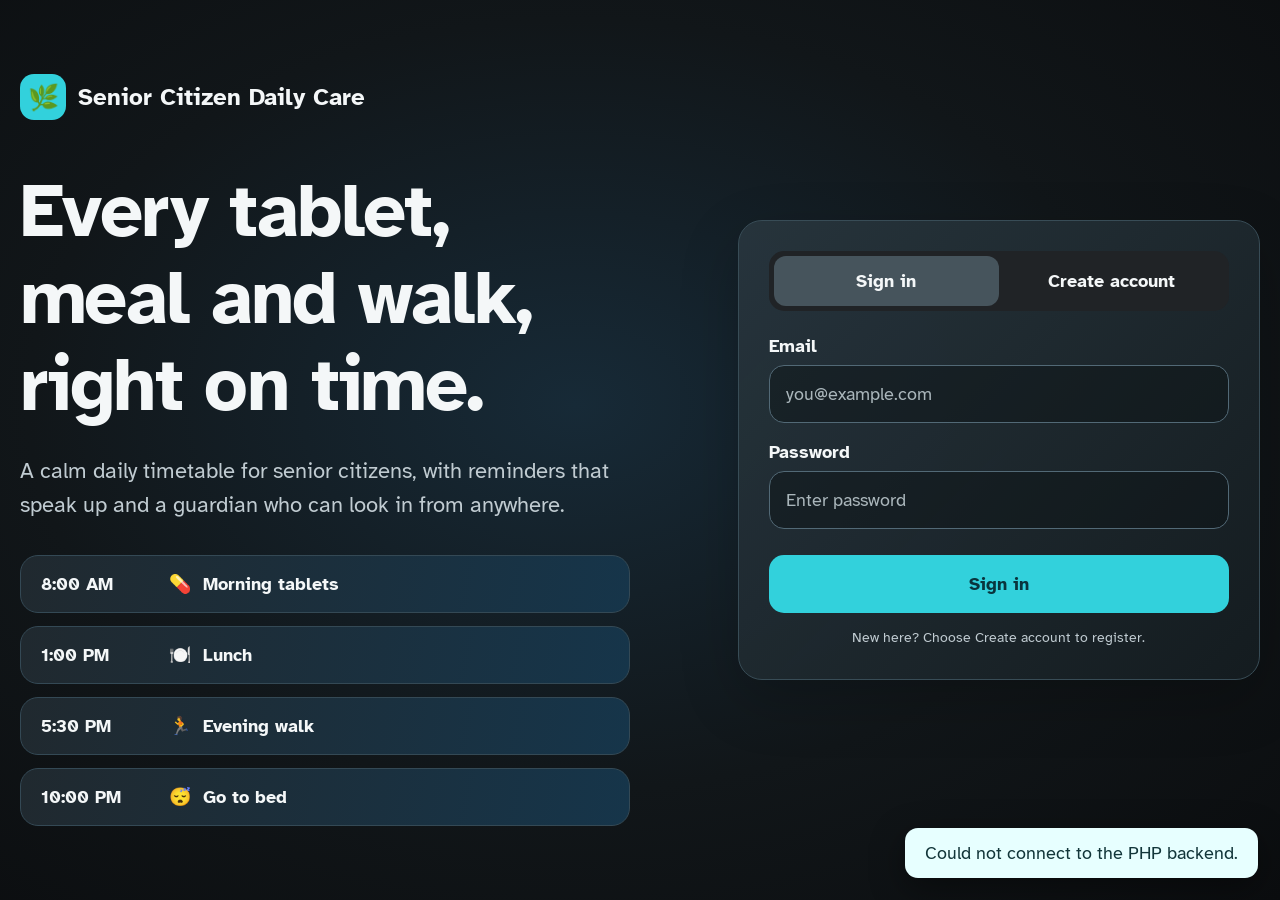
<file: senior_care_app/index.html>
<!DOCTYPE html>
<html lang="en">
<head>
  <meta charset="UTF-8">
  <meta name="viewport" content="width=device-width, initial-scale=1.0">
  <title>Senior Citizen Daily Care</title>

  <link rel="preconnect" href="https://fonts.googleapis.com">
  <link href="https://fonts.googleapis.com/css2?family=Atkinson+Hyperlegible:wght@400;700&display=swap" rel="stylesheet">

  <link rel="stylesheet" href="style.css">
</head>
<body>

  <div id="app"></div>
  <div id="toast" class="toast" role="status" aria-live="polite"></div>
  <div id="alert" class="alert" role="alertdialog" aria-live="assertive" hidden></div>

  <script src="script.js"></script>
</body>
</html>
</file>
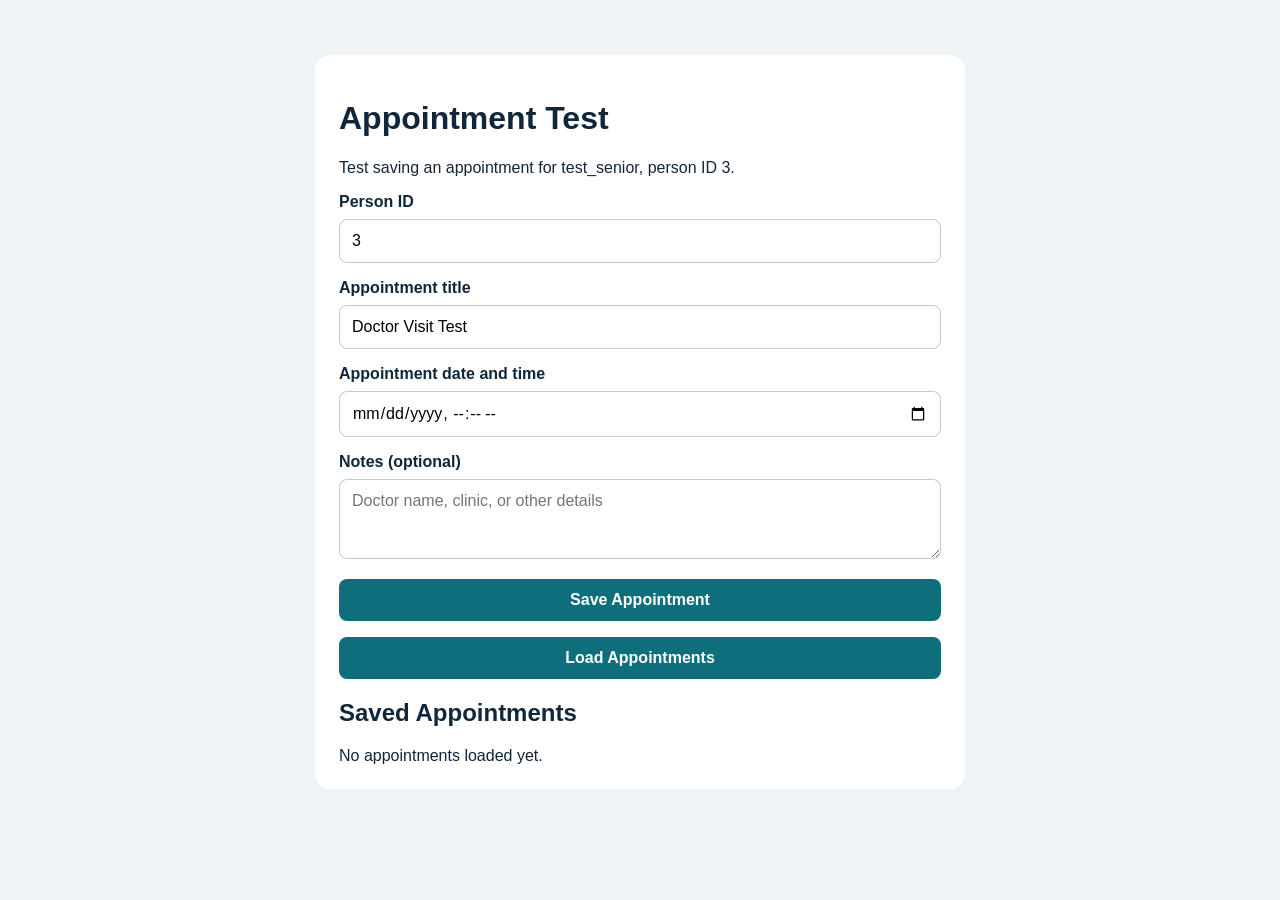
<file: senior_care_app/test_appointments.html>
<!DOCTYPE html>
<html lang="en">
<head>
  <meta charset="UTF-8">
  <meta name="viewport" content="width=device-width, initial-scale=1">
  <title>Test Appointments - Senior Care</title>
  <style>
    body {
      max-width: 650px;
      margin: 35px auto;
      padding: 20px;
      font-family: Arial, sans-serif;
      background: #eef3f6;
      color: #10263a;
    }

    main {
      padding: 24px;
      background: white;
      border-radius: 16px;
    }

    label {
      display: block;
      margin: 16px 0 8px;
      font-weight: bold;
    }

    input, textarea, button {
      box-sizing: border-box;
      width: 100%;
      padding: 12px;
      font: inherit;
      border-radius: 8px;
    }

    input, textarea {
      border: 1px solid #bdcbd4;
    }

    button {
      margin-top: 16px;
      border: none;
      background: #0f6e7c;
      color: white;
      font-weight: bold;
      cursor: pointer;
    }

    #result {
      margin-top: 18px;
      white-space: pre-wrap;
      overflow-wrap: anywhere;
    }

    .appointment {
      margin-top: 12px;
      padding: 12px;
      border: 1px solid #d5e0e8;
      border-radius: 8px;
    }
  </style>
</head>
<body>
<main>
  <h1>Appointment Test</h1>
  <p>Test saving an appointment for test_senior, person ID 3.</p>

  <form id="appointmentForm">
    <label for="personId">Person ID</label>
    <input id="personId" type="number" value="3" min="1" required>

    <label for="title">Appointment title</label>
    <input id="title" maxlength="150" value="Doctor Visit Test" required>

    <label for="appointmentDate">Appointment date and time</label>
    <input id="appointmentDate" type="datetime-local" required>

    <label for="notes">Notes (optional)</label>
    <textarea id="notes" rows="3" maxlength="5000"
      placeholder="Doctor name, clinic, or other details"></textarea>

    <button id="saveButton" type="submit">Save Appointment</button>
  </form>

  <button id="loadButton" type="button">Load Appointments</button>

  <p id="result" role="status" aria-live="polite"></p>

  <h2>Saved Appointments</h2>
  <div id="appointmentsList">No appointments loaded yet.</div>
</main>

<script>
  const form = document.getElementById("appointmentForm");
  const saveButton = document.getElementById("saveButton");
  const loadButton = document.getElementById("loadButton");
  const result = document.getElementById("result");
  const appointmentsList = document.getElementById("appointmentsList");

  async function requestApi(method, personId, body) {
    const options = {
      method,
      credentials: "same-origin",
      headers: { "Accept": "application/json" }
    };

    if (body !== undefined) {
      options.headers["Content-Type"] = "application/json";
      options.body = JSON.stringify(body);
    }

    const response = await fetch(
      "api/appointments.php?person_id=" +
        encodeURIComponent(personId),
      options
    );

    const text = await response.text();
    let data;

    try {
      data = JSON.parse(text);
    } catch {
      throw new Error(
        "Unexpected server response (HTTP " + response.status +
        "): " + text.slice(0, 300)
      );
    }

    if (!response.ok || !data.success) {
      throw new Error(data.message || "Request failed.");
    }

    return data;
  }

  async function loadAppointments() {
    const personId = Number(
      document.getElementById("personId").value
    );

    const data = await requestApi("GET", personId);

    appointmentsList.replaceChildren();

    if (data.appointments.length === 0) {
      appointmentsList.textContent = "No appointments saved yet.";
      return;
    }

    data.appointments.forEach(item => {
      const card = document.createElement("div");
      card.className = "appointment";

      const title = document.createElement("strong");
      title.textContent = item.title;

      const details = document.createElement("p");
      details.textContent =
        "Date and time: " + item.appointment_datetime +
        "\nNotes: " + (item.notes || "None") +
        "\nAppointment ID: " + item.id;

      card.append(title, details);
      appointmentsList.appendChild(card);
    });
  }

  form.addEventListener("submit", async event => {
    event.preventDefault();
    saveButton.disabled = true;
    result.textContent = "Saving appointment...";

    try {
      const personId = Number(
        document.getElementById("personId").value
      );

      const data = await requestApi("POST", personId, {
        person_id: personId,
        title: document.getElementById("title").value.trim(),
        appointment_datetime:
          document.getElementById("appointmentDate").value,
        notes: document.getElementById("notes").value.trim()
      });

      result.textContent =
        data.message + "\nAppointment ID: " + data.appointment.id;

      await loadAppointments();

    } catch (error) {
      result.textContent = "Error: " + error.message;

    } finally {
      saveButton.disabled = false;
    }
  });

  loadButton.addEventListener("click", async () => {
    loadButton.disabled = true;

    try {
      await loadAppointments();
      result.textContent = "Appointments loaded successfully.";
    } catch (error) {
      result.textContent = "Error: " + error.message;
    } finally {
      loadButton.disabled = false;
    }
  });
</script>
</body>
</html>
</file>
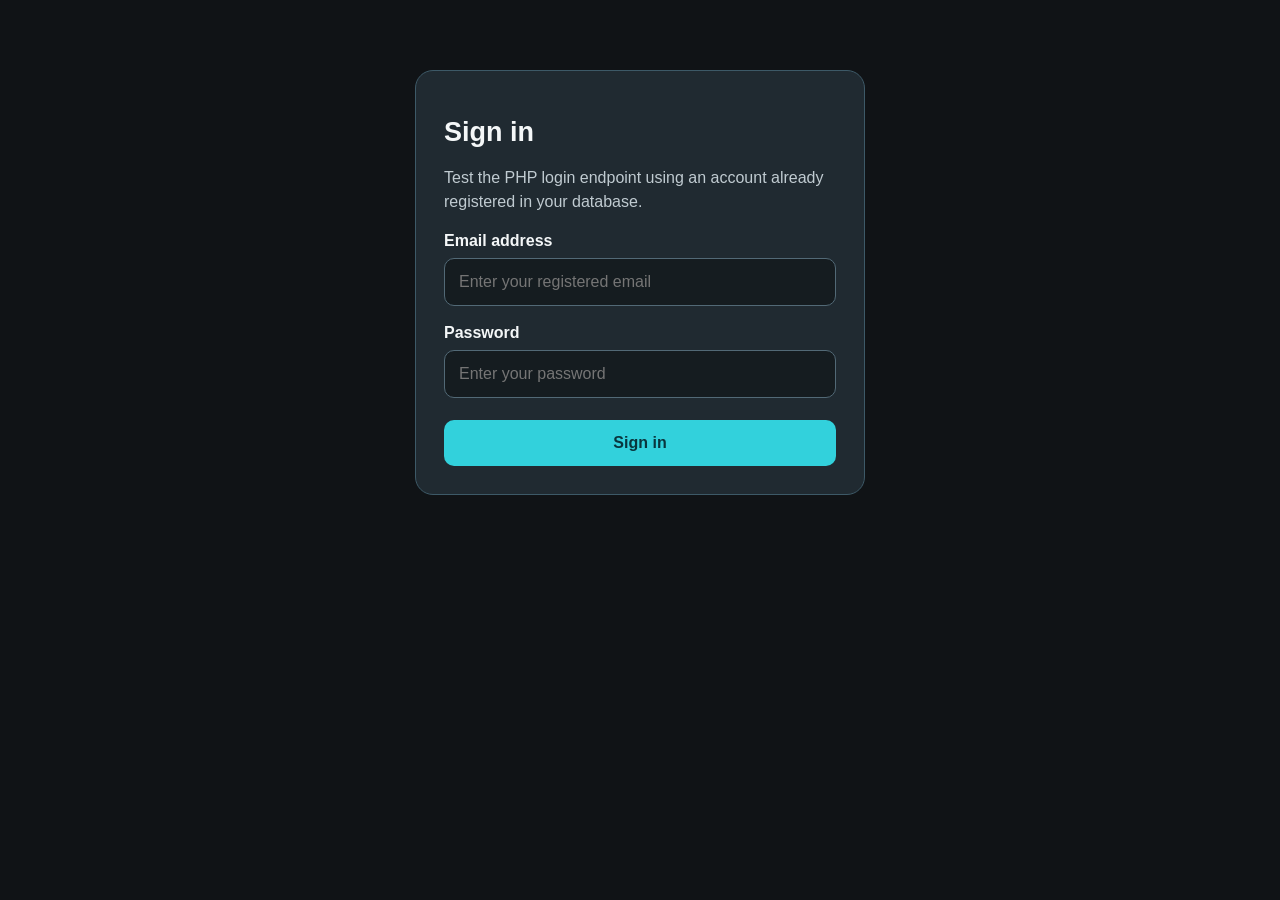
<file: senior_care_app/test_login.html>
<!DOCTYPE html>
<html lang="en">
<head>
  <meta charset="UTF-8">
  <meta name="viewport" content="width=device-width, initial-scale=1.0">
  <title>Test Login - Senior Care</title>

  <style>
    * {
      box-sizing: border-box;
    }

    body {
      margin: 0;
      padding: 30px 16px;
      min-height: 100vh;
      background: #101316;
      color: #f4f7f8;
      font-family: Arial, sans-serif;
    }

    .container {
      max-width: 450px;
      margin: 40px auto;
      padding: 28px;
      background: #202a31;
      border: 1px solid #3d5967;
      border-radius: 18px;
    }

    h1 {
      font-size: 27px;
    }

    p {
      color: #c0cbd1;
      line-height: 1.5;
    }

    label {
      display: block;
      margin: 18px 0 8px;
      font-weight: bold;
    }

    input,
    button {
      width: 100%;
      padding: 14px;
      border-radius: 10px;
      font-size: 16px;
    }

    input {
      border: 1px solid #526976;
      background: #151c20;
      color: white;
    }

    button {
      margin-top: 22px;
      border: none;
      background: #32d1dc;
      color: #09353d;
      font-weight: bold;
      cursor: pointer;
    }

    button:disabled {
      opacity: 0.6;
      cursor: wait;
    }

    #result {
      display: none;
      margin-top: 20px;
      padding: 14px;
      border-radius: 10px;
      overflow-wrap: anywhere;
      white-space: pre-wrap;
    }

    .success {
      display: block !important;
      background: #163b2d;
      color: #9af0bf;
    }

    .error {
      display: block !important;
      background: #482626;
      color: #ffb5b5;
    }
  </style>
</head>

<body>
  <main class="container">
    <h1>Sign in</h1>

    <p>
      Test the PHP login endpoint using an account
      already registered in your database.
    </p>

    <form id="loginForm">
      <label for="email">Email address</label>
      <input
        type="email"
        id="email"
        required
        maxlength="254"
        autocomplete="username"
        placeholder="Enter your registered email">

      <label for="password">Password</label>
      <input
        type="password"
        id="password"
        required
        maxlength="4096"
        autocomplete="current-password"
        placeholder="Enter your password">

      <button type="submit" id="loginButton">
        Sign in
      </button>
    </form>

    <div id="result" role="status" aria-live="polite"></div>
  </main>

  <script>
    const form = document.getElementById("loginForm");
    const button = document.getElementById("loginButton");
    const result = document.getElementById("result");

    form.addEventListener("submit", async function (event) {
      event.preventDefault();

      button.disabled = true;
      button.textContent = "Signing in...";

      result.className = "";
      result.style.display = "none";
      result.textContent = "";

      const payload = {
        email: document.getElementById("email").value.trim(),
        password: document.getElementById("password").value
      };

      try {
        const response = await fetch("api/login.php", {
          method: "POST",
          credentials: "same-origin",
          headers: {
            "Content-Type": "application/json",
            "Accept": "application/json"
          },
          body: JSON.stringify(payload)
        });

        const responseText = await response.text();
        let data;

        try {
          data = JSON.parse(responseText);
        } catch {
          throw new Error(
            "The server did not return valid JSON. HTTP status: " +
            response.status + ". Response: " +
            responseText.slice(0, 300)
          );
        }

        if (!response.ok || !data.success) {
          throw new Error(
            data.message || "Login failed."
          );
        }

        result.className = "success";
        result.textContent =
          "Login successful!\n\n" +
          "Name: " + data.user.name + "\n" +
          "Email: " + data.user.email + "\n" +
          "Role: " + data.user.role + "\n\n" +
          "The server has created an authenticated session.";

      } catch (error) {
        result.className = "error";
        result.textContent = "Error: " + error.message;

      } finally {
        button.disabled = false;
        button.textContent = "Sign in";
      }
    });
  </script>
</body>
</html>
</file>
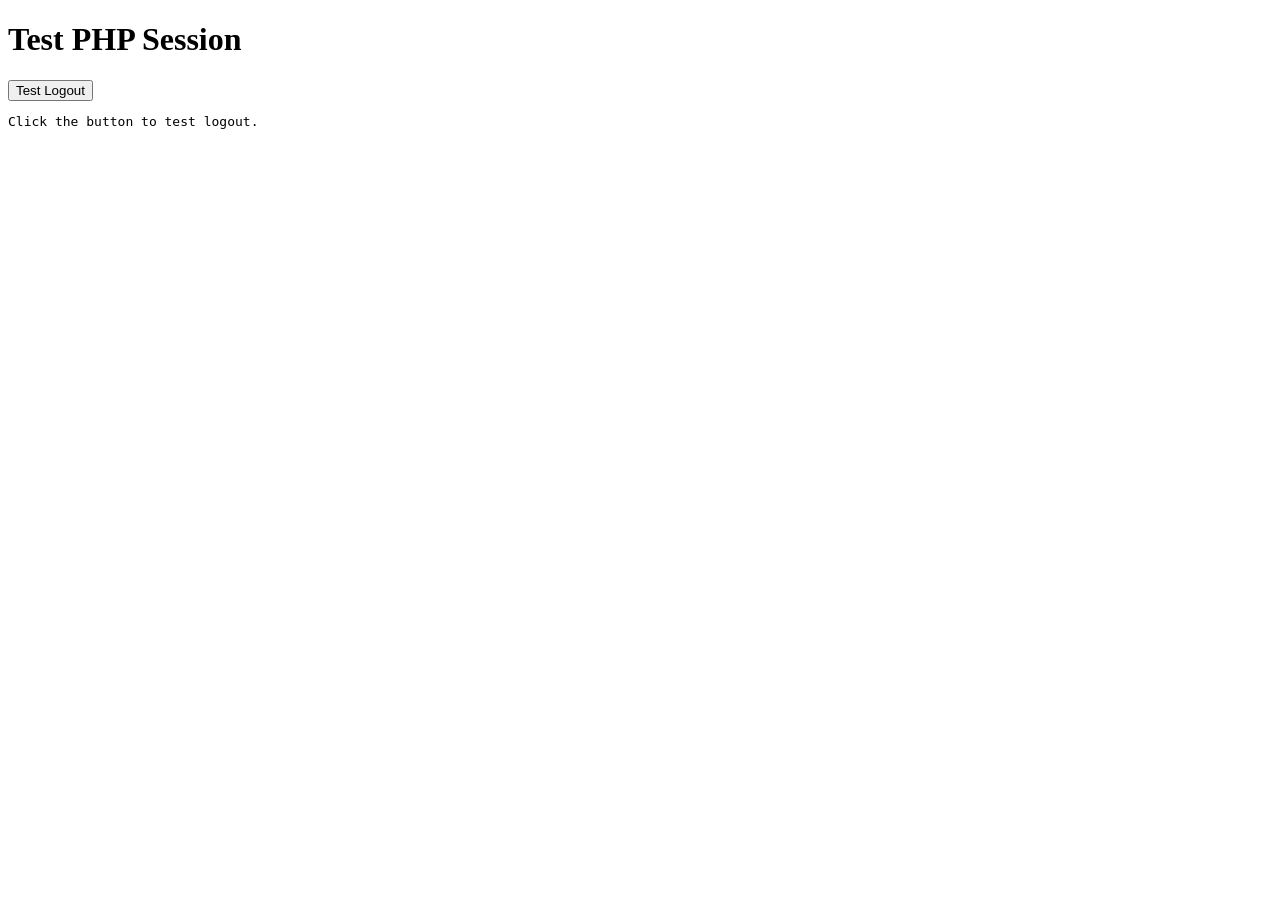
<file: senior_care_app/test_logout.html>
<!DOCTYPE html>
<html lang="en">
<head>
  <meta charset="UTF-8">
  <meta name="viewport" content="width=device-width, initial-scale=1">
  <title>Test PHP Logout</title>
</head>
<body>
  <h1>Test PHP Session</h1>

  <button id="logoutButton">Test Logout</button>

  <pre id="result">Click the button to test logout.</pre>

  <script>
    const button = document.getElementById("logoutButton");
    const result = document.getElementById("result");

    button.addEventListener("click", async () => {
      button.disabled = true;
      result.textContent = "Testing logout...";

      try {
        const logoutResponse = await fetch("api/logout.php", {
          method: "POST",
          credentials: "same-origin",
          headers: {
            "Accept": "application/json"
          }
        });

        const logoutText = await logoutResponse.text();

        result.textContent =
          "Logout HTTP status: " + logoutResponse.status +
          "\nResponse: " + logoutText;

        if (!logoutResponse.ok) {
          return;
        }

        const meResponse = await fetch("api/me.php", {
          credentials: "same-origin",
          headers: {
            "Accept": "application/json"
          }
        });

        const meText = await meResponse.text();

        result.textContent +=
          "\n\nSession check HTTP status: " + meResponse.status +
          "\nResponse: " + meText;

      } catch (error) {
        result.textContent = "Error: " + error.message;
      } finally {
        button.disabled = false;
      }
    });
  </script>
</body>
</html>
</file>
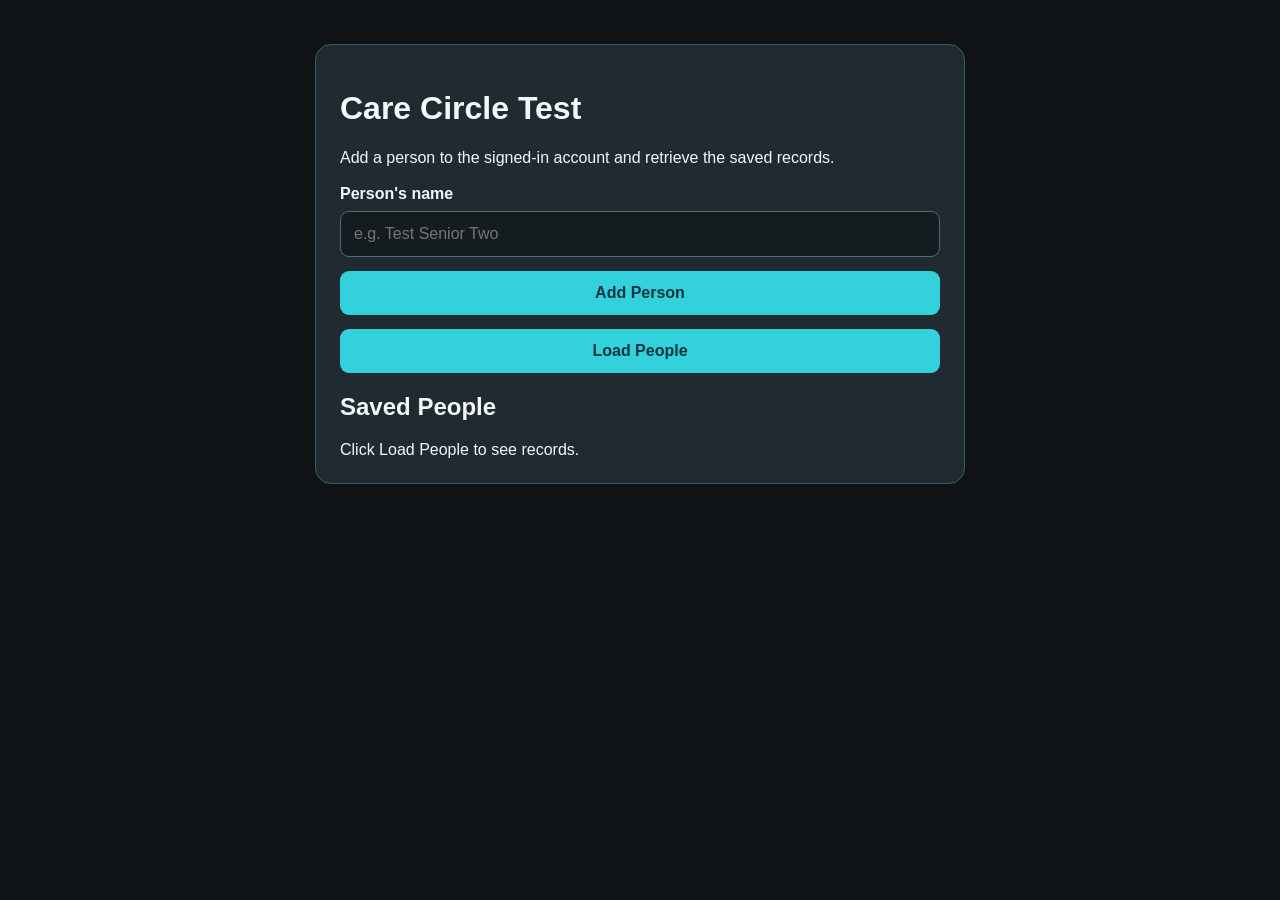
<file: senior_care_app/test_people.html>
<!DOCTYPE html>
<html lang="en">
<head>
  <meta charset="UTF-8">
  <meta name="viewport" content="width=device-width, initial-scale=1">
  <title>Test People API - Senior Care</title>

  <style>
    body {
      margin: 0;
      padding: 24px;
      background: #101316;
      color: #f4f7f8;
      font-family: Arial, sans-serif;
    }

    main {
      max-width: 600px;
      margin: 20px auto;
      padding: 24px;
      background: #202a31;
      border: 1px solid #3d5967;
      border-radius: 16px;
    }

    label {
      display: block;
      margin: 18px 0 8px;
      font-weight: bold;
    }

    input, button {
      width: 100%;
      padding: 13px;
      border-radius: 9px;
      font-size: 16px;
      box-sizing: border-box;
    }

    input {
      background: #151c20;
      color: white;
      border: 1px solid #526976;
    }

    button {
      margin-top: 14px;
      border: 0;
      background: #32d1dc;
      color: #09353d;
      font-weight: bold;
      cursor: pointer;
    }

    #result {
      margin-top: 18px;
      white-space: pre-wrap;
      overflow-wrap: anywhere;
    }

    .person {
      margin-top: 12px;
      padding: 12px;
      background: #18242b;
      border-radius: 9px;
    }
  </style>
</head>
<body>
<main>
  <h1>Care Circle Test</h1>
  <p>Add a person to the signed-in account and retrieve the saved records.</p>

  <form id="personForm">
    <label for="name">Person's name</label>
    <input id="name" name="name" required minlength="2"
           maxlength="100" placeholder="e.g. Test Senior Two">

    <button id="addButton" type="submit">Add Person</button>
  </form>

  <button id="loadButton" type="button">Load People</button>

  <p id="result" role="status" aria-live="polite"></p>
  <section>
    <h2>Saved People</h2>
    <div id="peopleList">Click Load People to see records.</div>
  </section>
</main>

<script>
  const form = document.getElementById("personForm");
  const nameInput = document.getElementById("name");
  const result = document.getElementById("result");
  const peopleList = document.getElementById("peopleList");
  const addButton = document.getElementById("addButton");
  const loadButton = document.getElementById("loadButton");

  async function requestApi(method, body) {
    const options = {
      method,
      credentials: "same-origin",
      headers: { "Accept": "application/json" }
    };

    if (body !== undefined) {
      options.headers["Content-Type"] = "application/json";
      options.body = JSON.stringify(body);
    }

    const response = await fetch("api/people.php", options);
    const text = await response.text();

    let data;
    try {
      data = JSON.parse(text);
    } catch {
      throw new Error(
        "Server returned a non-JSON response. HTTP " +
        response.status + ": " + text.slice(0, 300)
      );
    }

    if (!response.ok || !data.success) {
      throw new Error(data.message || "Request failed.");
    }

    return data;
  }

  function showMessage(message) {
    result.textContent = message;
  }

  async function loadPeople() {
    loadButton.disabled = true;

    try {
      const data = await requestApi("GET");
      peopleList.replaceChildren();

      if (data.people.length === 0) {
        peopleList.textContent = "No people have been added yet.";
      } else {
        data.people.forEach(person => {
          const item = document.createElement("div");
          item.className = "person";

          // textContent safely displays the name.
          item.textContent =
            person.name + " — Person ID: " + person.id;

          peopleList.appendChild(item);
        });
      }

      showMessage("People loaded successfully. Count: " + data.people.length);
    } catch (error) {
      showMessage("Error: " + error.message);
    } finally {
      loadButton.disabled = false;
    }
  }

  form.addEventListener("submit", async event => {
    event.preventDefault();
    addButton.disabled = true;

    try {
      const name = nameInput.value.trim();
      const data = await requestApi("POST", { name });

      showMessage(
        data.message + "\nPerson ID: " + data.person.id
      );

      nameInput.value = "";
      await loadPeople();
    } catch (error) {
      showMessage("Error: " + error.message);
    } finally {
      addButton.disabled = false;
    }
  });

  loadButton.addEventListener("click", loadPeople);
</script>
</body>
</html>
</file>
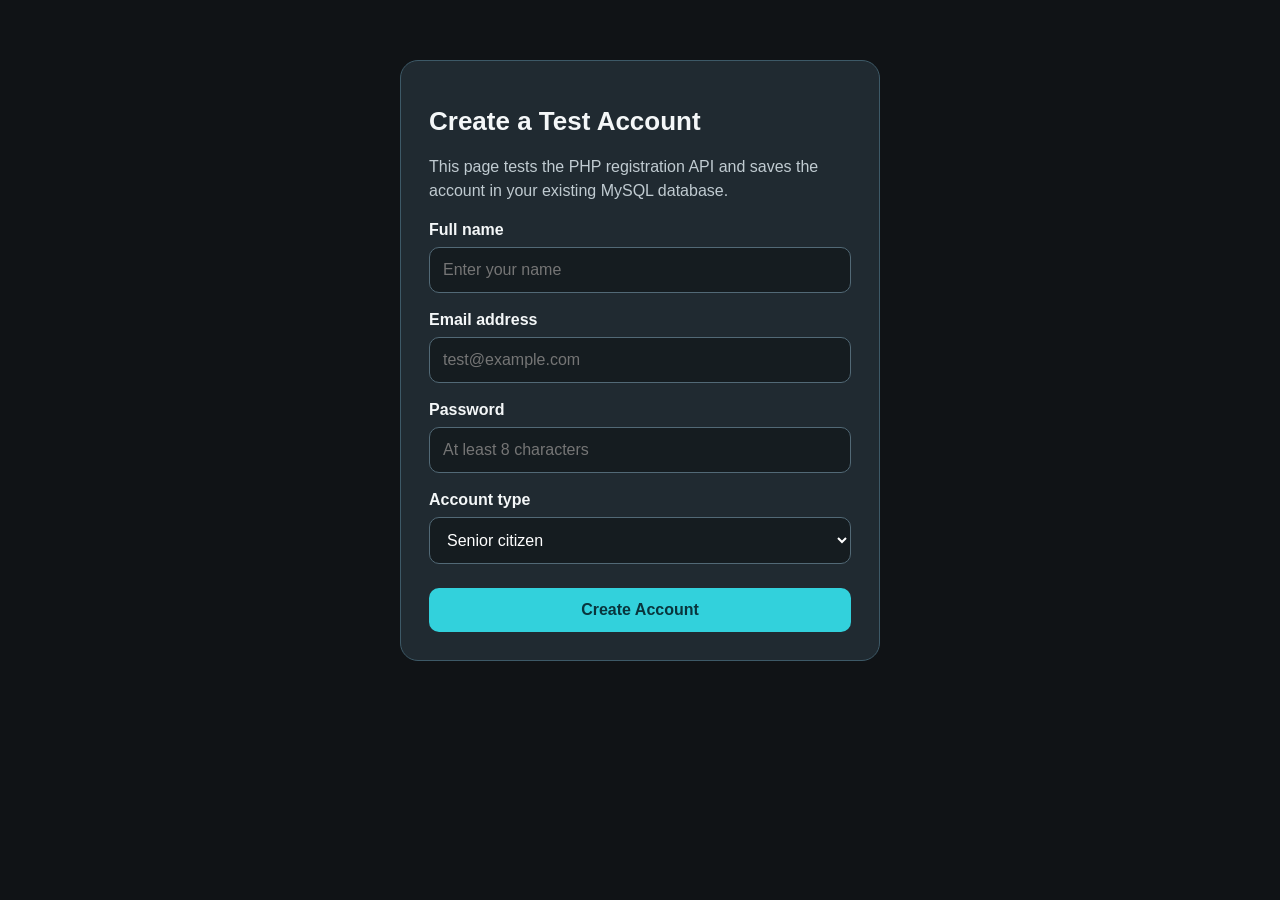
<file: senior_care_app/test_register.html>
<!DOCTYPE html>
<html lang="en">
<head>
  <meta charset="UTF-8">
  <meta name="viewport" content="width=device-width, initial-scale=1.0">

  <title>Test Registration - Senior Care</title>

  <style>
    * {
      box-sizing: border-box;
    }

    body {
      margin: 0;
      padding: 30px 16px;
      min-height: 100vh;
      background: #101316;
      color: #f4f7f8;
      font-family: Arial, sans-serif;
    }

    .container {
      max-width: 480px;
      margin: 30px auto;
      padding: 28px;
      background: #202a31;
      border: 1px solid #3d5967;
      border-radius: 18px;
    }

    h1 {
      font-size: 26px;
    }

    p {
      color: #c0cbd1;
      line-height: 1.5;
    }

    label {
      display: block;
      margin: 18px 0 8px;
      font-weight: bold;
    }

    input,
    select,
    button {
      width: 100%;
      padding: 13px;
      border-radius: 10px;
      font-size: 16px;
    }

    input,
    select {
      border: 1px solid #526976;
      background: #151c20;
      color: white;
    }

    button {
      margin-top: 24px;
      border: none;
      background: #32d1dc;
      color: #09353d;
      font-weight: bold;
      cursor: pointer;
    }

    button:disabled {
      opacity: 0.6;
      cursor: wait;
    }

    #result {
      margin-top: 20px;
      padding: 14px;
      border-radius: 10px;
      overflow-wrap: anywhere;
      white-space: pre-wrap;
      display: none;
    }

    .success {
      display: block !important;
      background: #163b2d;
      color: #9af0bf;
    }

    .error {
      display: block !important;
      background: #482626;
      color: #ffb5b5;
    }
  </style>
</head>

<body>

  <div class="container">

    <h1>Create a Test Account</h1>

    <p>
      This page tests the PHP registration API and saves the
      account in your existing MySQL database.
    </p>

    <form id="registerForm">

      <label for="name">Full name</label>
      <input
        type="text"
        id="name"
        name="name"
        minlength="2"
        maxlength="100"
        required
        autocomplete="name"
        placeholder="Enter your name">

      <label for="email">Email address</label>
      <input
        type="email"
        id="email"
        name="email"
        maxlength="254"
        required
        autocomplete="email"
        placeholder="test@example.com">

      <label for="password">Password</label>
      <input
        type="password"
        id="password"
        name="password"
        minlength="8"
        maxlength="4096"
        required
        autocomplete="new-password"
        placeholder="At least 8 characters">

      <label for="role">Account type</label>
      <select id="role" name="role" required>
        <option value="senior">Senior citizen</option>
        <option value="guardian">Guardian</option>
      </select>

      <button type="submit" id="submitButton">
        Create Account
      </button>

    </form>

    <div id="result" role="status" aria-live="polite"></div>

  </div>

  <script>
    const form = document.getElementById("registerForm");
    const button = document.getElementById("submitButton");
    const result = document.getElementById("result");

    form.addEventListener("submit", async function (event) {
      event.preventDefault();

      button.disabled = true;
      button.textContent = "Creating account...";

      result.className = "";
      result.style.display = "none";
      result.textContent = "";

      const payload = {
        name: document.getElementById("name").value.trim(),
        email: document.getElementById("email").value.trim(),
        password: document.getElementById("password").value,
        role: document.getElementById("role").value
      };

      try {
        const response = await fetch("api/register.php", {
          method: "POST",
          credentials: "same-origin",
          headers: {
            "Content-Type": "application/json",
            "Accept": "application/json"
          },
          body: JSON.stringify(payload)
        });

        const responseText = await response.text();

        let data;

        try {
          data = JSON.parse(responseText);
        } catch {
          throw new Error(
            "The server did not return valid JSON. " +
            "HTTP status: " + response.status +
            ". Response: " + responseText.slice(0, 500)
          );
        }

        if (!response.ok || !data.success) {
          throw new Error(
            data.message || "Registration failed."
          );
        }

        result.className = "success";

        result.textContent =
          "Registration successful!\n\n" +
          "Name: " + data.user.name + "\n" +
          "Email: " + data.user.email + "\n" +
          "Role: " + data.user.role + "\n" +
          "User ID: " + data.user.id;

        form.reset();

      } catch (error) {
        result.className = "error";
        result.textContent = "Error: " + error.message;

      } finally {
        button.disabled = false;
        button.textContent = "Create Account";
      }
    });
  </script>

</body>
</html>
</file>
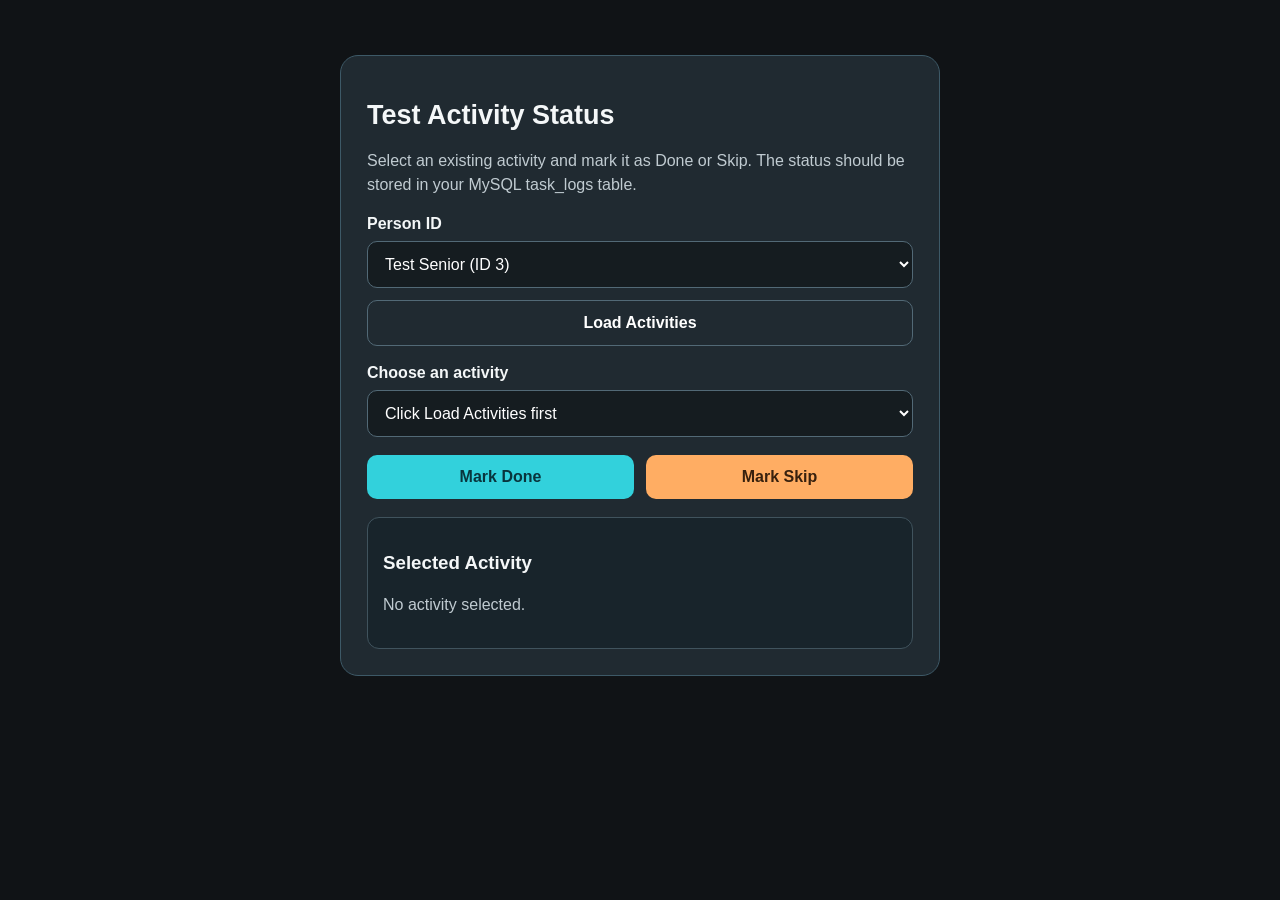
<file: senior_care_app/test_task_status.html>
<!DOCTYPE html>
<html lang="en">
<head>
  <meta charset="UTF-8">
  <meta name="viewport" content="width=device-width, initial-scale=1.0">
  <title>Test Task Status - Senior Care</title>

  <style>
    * {
      box-sizing: border-box;
    }

    body {
      margin: 0;
      padding: 25px 16px;
      background: #101316;
      color: #f4f7f8;
      font-family: Arial, sans-serif;
    }

    .container {
      max-width: 600px;
      margin: 30px auto;
      padding: 26px;
      background: #202a31;
      border: 1px solid #3d5967;
      border-radius: 18px;
    }

    h1 {
      font-size: 27px;
    }

    p {
      color: #c0cbd1;
      line-height: 1.5;
    }

    label {
      display: block;
      margin: 18px 0 8px;
      font-weight: bold;
    }

    select, button {
      width: 100%;
      padding: 13px;
      border-radius: 10px;
      font-size: 16px;
    }

    select {
      color: white;
      background: #151c20;
      border: 1px solid #526976;
    }

    button {
      border: none;
      background: #32d1dc;
      color: #09353d;
      font-weight: bold;
      cursor: pointer;
    }

    button:disabled {
      opacity: .6;
      cursor: wait;
    }

    .actions {
      display: grid;
      grid-template-columns: 1fr 1fr;
      gap: 12px;
      margin-top: 18px;
    }

    .skip {
      background: #ffad63;
      color: #38210e;
    }

    .secondary {
      margin-top: 12px;
      background: transparent;
      border: 1px solid #526976;
      color: white;
    }

    #result {
      display: none;
      padding: 14px;
      margin-top: 20px;
      border-radius: 10px;
      overflow-wrap: anywhere;
      white-space: pre-wrap;
      line-height: 1.5;
    }

    .success {
      display: block !important;
      background: #163b2d;
      color: #9af0bf;
    }

    .error {
      display: block !important;
      background: #482626;
      color: #ffb5b5;
    }

    .task-card {
      padding: 15px;
      margin-top: 18px;
      background: #18242b;
      border: 1px solid #40535d;
      border-radius: 12px;
    }

    .status {
      color: #32d1dc;
      font-weight: bold;
    }
  </style>
</head>

<body>
  <main class="container">
    <h1>Test Activity Status</h1>

    <p>
      Select an existing activity and mark it as Done or Skip.
      The status should be stored in your MySQL task_logs table.
    </p>

    <label for="personId">Person ID</label>
    <select id="personId">
      <option value="3">Test Senior (ID 3)</option>
    </select>

    <button type="button" id="loadButton" class="secondary">
      Load Activities
    </button>

    <label for="taskSelect">Choose an activity</label>
    <select id="taskSelect">
      <option value="">Click Load Activities first</option>
    </select>

    <div class="actions">
      <button type="button" id="doneButton">
        Mark Done
      </button>

      <button type="button" id="skipButton" class="skip">
        Mark Skip
      </button>
    </div>

    <div id="result" role="status" aria-live="polite"></div>

    <div class="task-card">
      <h3>Selected Activity</h3>
      <p id="taskDetails">No activity selected.</p>
    </div>
  </main>

  <script>
    const personId = document.getElementById("personId");
    const taskSelect = document.getElementById("taskSelect");
    const loadButton = document.getElementById("loadButton");
    const doneButton = document.getElementById("doneButton");
    const skipButton = document.getElementById("skipButton");
    const result = document.getElementById("result");
    const taskDetails = document.getElementById("taskDetails");

    let tasks = [];

    function showResult(message, success) {
      result.className = success ? "success" : "error";
      result.textContent = message;
    }

    async function apiRequest(url, options = {}) {
      const response = await fetch(url, {
        credentials: "same-origin",
        ...options,
        headers: {
          "Accept": "application/json",
          ...(options.headers || {})
        }
      });

      const text = await response.text();

      let data;

      try {
        data = JSON.parse(text);
      } catch {
        throw new Error(
          "The server did not return JSON. HTTP " +
          response.status + ": " + text.slice(0, 300)
        );
      }

      if (!response.ok || !data.success) {
        throw new Error(
          data.message || "The request failed."
        );
      }

      return data;
    }

    function updateTaskDetails() {
      const id = Number(taskSelect.value);
      const task = tasks.find(item => Number(item.id) === id);

      if (!task) {
        taskDetails.textContent = "No activity selected.";
        return;
      }

      taskDetails.textContent =
        "Name: " + task.title + "\n" +
        "Time: " + task.task_time + "\n" +
        "Category: " + task.category + "\n" +
        "Today's status: " + (task.today_status || "Pending") + "\n" +
        "Task ID: " + task.id;
    }

    async function loadTasks() {
      loadButton.disabled = true;

      try {
        const data = await apiRequest(
          "api/tasks.php?person_id=" +
          encodeURIComponent(personId.value)
        );

        tasks = data.tasks;

        taskSelect.replaceChildren();

        if (tasks.length === 0) {
          const option = document.createElement("option");
          option.value = "";
          option.textContent = "No activities found";
          taskSelect.appendChild(option);

          taskDetails.textContent = "No activities found.";
          showResult("No activities are saved for this person yet.", true);
          return;
        }

        tasks.forEach(task => {
          const option = document.createElement("option");
          option.value = String(task.id);
          option.textContent =
            task.title + " — " + task.task_time +
            " (ID " + task.id + ")";
          taskSelect.appendChild(option);
        });

        updateTaskDetails();

        showResult(
          "Activities loaded successfully. Count: " + tasks.length,
          true
        );

      } catch (error) {
        showResult("Could not load activities: " + error.message, false);

      } finally {
        loadButton.disabled = false;
      }
    }

    async function saveStatus(status) {
      const taskId = Number(taskSelect.value);

      if (!taskId) {
        showResult("Load and select an activity first.", false);
        return;
      }

      doneButton.disabled = true;
      skipButton.disabled = true;

      try {
        const data = await apiRequest("api/task_status.php", {
          method: "POST",
          headers: {
            "Content-Type": "application/json"
          },
          body: JSON.stringify({
            task_id: taskId,
            status: status
          })
        });

        showResult(
          data.message + "\n" +
          "Task ID: " + data.task_id + "\n" +
          "Status: " + data.status + "\n" +
          "Date: " + data.log_date,
          true
        );

        // Reload from MySQL to verify the status was saved.
        await loadTasks();

      } catch (error) {
        showResult("Could not save status: " + error.message, false);

      } finally {
        doneButton.disabled = false;
        skipButton.disabled = false;
      }
    }

    loadButton.addEventListener("click", loadTasks);
    taskSelect.addEventListener("change", updateTaskDetails);

    doneButton.addEventListener("click", () => saveStatus("done"));
    skipButton.addEventListener("click", () => saveStatus("skip"));
  </script>
</body>
</html>
</file>
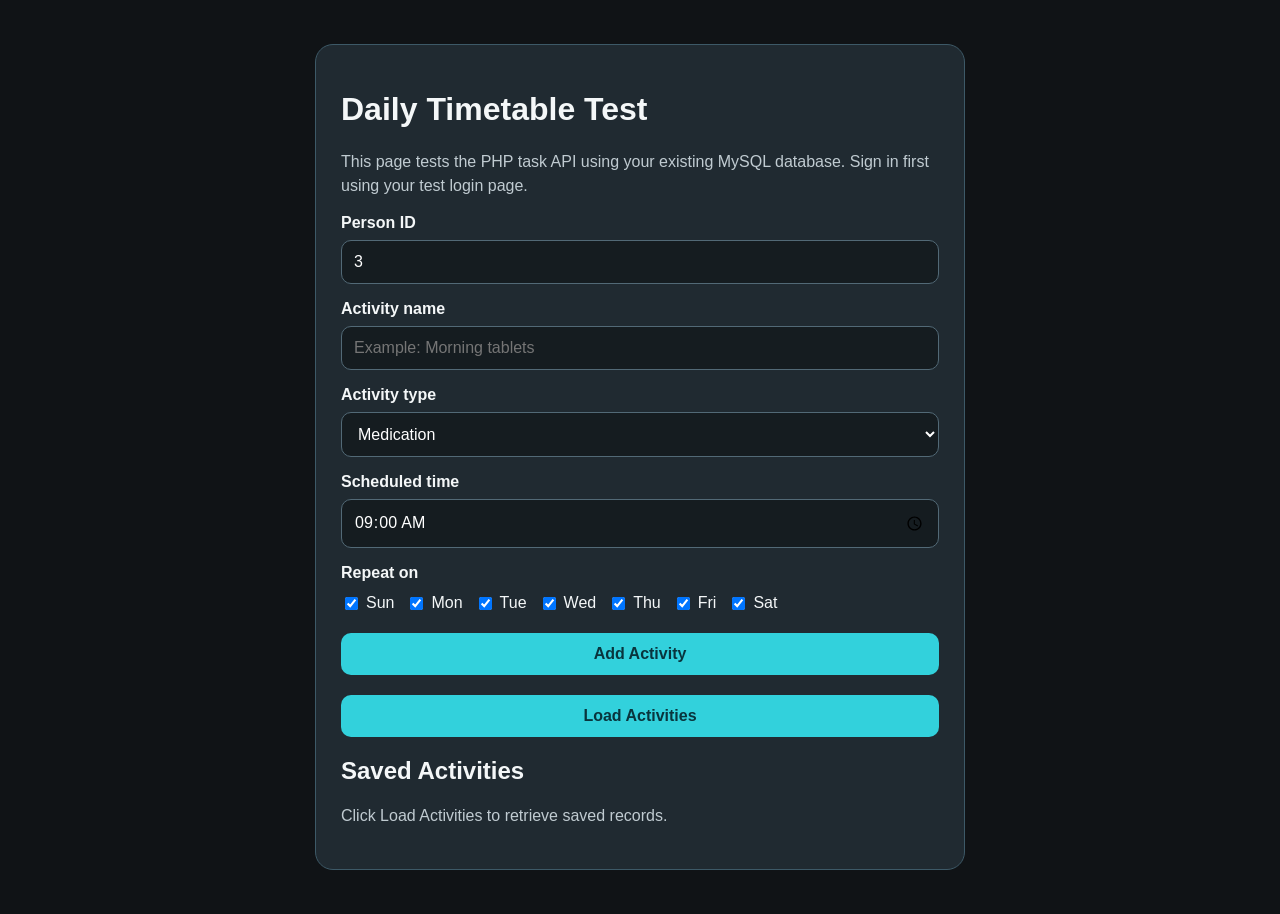
<file: senior_care_app/test_tasks.html>
<!DOCTYPE html>
<html lang="en">
<head>
  <meta charset="UTF-8">
  <meta name="viewport" content="width=device-width, initial-scale=1.0">

  <title>Test Daily Tasks - Senior Care</title>

  <style>
    * {
      box-sizing: border-box;
    }

    body {
      margin: 0;
      padding: 24px 16px;
      background: #101316;
      color: #f4f7f8;
      font-family: Arial, sans-serif;
    }

    .container {
      max-width: 650px;
      margin: 20px auto;
      padding: 25px;
      background: #202a31;
      border: 1px solid #3d5967;
      border-radius: 18px;
    }

    h1, h2 {
      color: #f4f7f8;
    }

    p {
      color: #c0cbd1;
      line-height: 1.5;
    }

    label {
      display: block;
      margin: 16px 0 8px;
      font-weight: bold;
    }

    input, select, button {
      font: inherit;
      padding: 12px;
      border-radius: 10px;
    }

    input, select {
      width: 100%;
      background: #151c20;
      border: 1px solid #526976;
      color: white;
    }

    button {
      border: none;
      background: #32d1dc;
      color: #09353d;
      font-weight: bold;
      cursor: pointer;
    }

    button:disabled {
      opacity: 0.6;
      cursor: wait;
    }

    .primary {
      width: 100%;
      margin-top: 20px;
    }

    .days {
      display: flex;
      flex-wrap: wrap;
      gap: 12px;
      margin-top: 12px;
    }

    .days label {
      display: flex;
      align-items: center;
      gap: 5px;
      margin: 0;
      font-weight: normal;
    }

    .days input {
      width: auto;
    }

    .actions {
      display: flex;
      flex-wrap: wrap;
      gap: 10px;
      margin-top: 20px;
    }

    .actions button {
      flex: 1;
    }

    #result {
      display: none;
      margin-top: 20px;
      padding: 15px;
      border-radius: 10px;
      overflow-wrap: anywhere;
      white-space: pre-wrap;
      line-height: 1.5;
    }

    .success {
      display: block !important;
      color: #9af0bf;
      background: #163b2d;
    }

    .error {
      display: block !important;
      color: #ffb5b5;
      background: #482626;
    }

    .task {
      border-top: 1px solid #40535d;
      padding: 14px 0;
    }

    .task strong {
      color: #32d1dc;
    }

    code {
      color: #9af0bf;
    }
  </style>
</head>

<body>

  <main class="container">

    <h1>Daily Timetable Test</h1>

    <p>
      This page tests the PHP task API using your existing
      MySQL database. Sign in first using your test login page.
    </p>

    <form id="taskForm">

      <label for="personId">Person ID</label>
      <input
        type="number"
        id="personId"
        value="3"
        min="1"
        required>

      <label for="title">Activity name</label>
      <input
        type="text"
        id="title"
        maxlength="150"
        placeholder="Example: Morning tablets"
        required>

      <label for="category">Activity type</label>
      <select id="category" required>
        <option value="medication">Medication</option>
        <option value="meal">Meal</option>
        <option value="water">Water</option>
        <option value="exercise">Exercise</option>
        <option value="rest">Rest / Sleep</option>
        <option value="other">Other</option>
      </select>

      <label for="taskTime">Scheduled time</label>
      <input
        type="time"
        id="taskTime"
        value="09:00"
        required>

      <label>Repeat on</label>

      <div class="days">
        <label><input type="checkbox" value="0" checked> Sun</label>
        <label><input type="checkbox" value="1" checked> Mon</label>
        <label><input type="checkbox" value="2" checked> Tue</label>
        <label><input type="checkbox" value="3" checked> Wed</label>
        <label><input type="checkbox" value="4" checked> Thu</label>
        <label><input type="checkbox" value="5" checked> Fri</label>
        <label><input type="checkbox" value="6" checked> Sat</label>
      </div>

      <button class="primary" id="addButton" type="submit">
        Add Activity
      </button>

    </form>

    <div class="actions">
      <button type="button" id="loadButton">
        Load Activities
      </button>
    </div>

    <div id="result" role="status" aria-live="polite"></div>

    <section>
      <h2>Saved Activities</h2>
      <div id="taskList">
        <p>Click Load Activities to retrieve saved records.</p>
      </div>
    </section>

  </main>

  <script>
    const form = document.getElementById("taskForm");
    const result = document.getElementById("result");
    const addButton = document.getElementById("addButton");
    const loadButton = document.getElementById("loadButton");
    const taskList = document.getElementById("taskList");

    function showResult(message, success) {
      result.className = success ? "success" : "error";
      result.textContent = message;
    }

    async function apiRequest(url, options = {}) {
      const response = await fetch(url, {
        credentials: "same-origin",
        ...options,
        headers: {
          "Accept": "application/json",
          ...(options.headers || {})
        }
      });

      const responseText = await response.text();

      let data;

      try {
        data = JSON.parse(responseText);
      } catch {
        throw new Error(
          "The server returned a non-JSON response. HTTP " +
          response.status + ": " + responseText.slice(0, 300)
        );
      }

      if (!response.ok || !data.success) {
        throw new Error(
          data.message || "The request failed."
        );
      }

      return data;
    }

    function escapeHtml(value) {
      return String(value ?? "").replace(/[&<>"']/g, character => ({
        "&": "&amp;",
        "<": "&lt;",
        ">": "&gt;",
        '"': "&quot;",
        "'": "&#39;"
      })[character]);
    }

    function displayTasks(tasks) {
      if (!tasks.length) {
        taskList.innerHTML = "<p>No activities saved for this person yet.</p>";
        return;
      }

      taskList.innerHTML = tasks.map(task => `
        <div class="task">
          <strong>${escapeHtml(task.title)}</strong>
          <p>
            Category: ${escapeHtml(task.category)}<br>
            Time: ${escapeHtml(task.task_time)}<br>
            Repeat days: ${
              Array.isArray(task.days)
                ? escapeHtml(task.days.join(", "))
                : "Not available"
            }<br>
            Today's status: ${escapeHtml(task.today_status || "Pending")}<br>
            Task ID: ${escapeHtml(task.id)}
          </p>
        </div>
      `).join("");
    }

    async function loadTasks() {
      const personId = document.getElementById("personId").value;

      if (!personId || Number(personId) < 1) {
        showResult("Enter a valid person ID.", false);
        return;
      }

      loadButton.disabled = true;

      try {
        const data = await apiRequest(
          "api/tasks.php?person_id=" +
          encodeURIComponent(personId)
        );

        displayTasks(data.tasks);

        showResult(
          "Activities loaded successfully. Count: " + data.tasks.length,
          true
        );

      } catch (error) {
        showResult("Load failed: " + error.message, false);

      } finally {
        loadButton.disabled = false;
      }
    }

    form.addEventListener("submit", async event => {
      event.preventDefault();

      addButton.disabled = true;
      result.className = "";
      result.style.display = "none";

      const days = Array.from(
        document.querySelectorAll(".days input:checked")
      ).map(input => Number(input.value));

      if (days.length === 0) {
        showResult("Choose at least one repeat day.", false);
        addButton.disabled = false;
        return;
      }

      const payload = {
        person_id: Number(
          document.getElementById("personId").value
        ),
        title: document.getElementById("title").value.trim(),
        category: document.getElementById("category").value,
        task_time: document.getElementById("taskTime").value,
        days: days
      };

      try {
        const data = await apiRequest("api/tasks.php", {
          method: "POST",
          headers: {
            "Content-Type": "application/json"
          },
          body: JSON.stringify(payload)
        });

        showResult(
          "Activity saved successfully!\n" +
          "Task ID: " + data.task.id + "\n" +
          "Name: " + data.task.title,
          true
        );

        document.getElementById("title").value = "";

        await loadTasks();

      } catch (error) {
        showResult("Save failed: " + error.message, false);

      } finally {
        addButton.disabled = false;
      }
    });

    loadButton.addEventListener("click", loadTasks);
  </script>

</body>
</html>
</file>
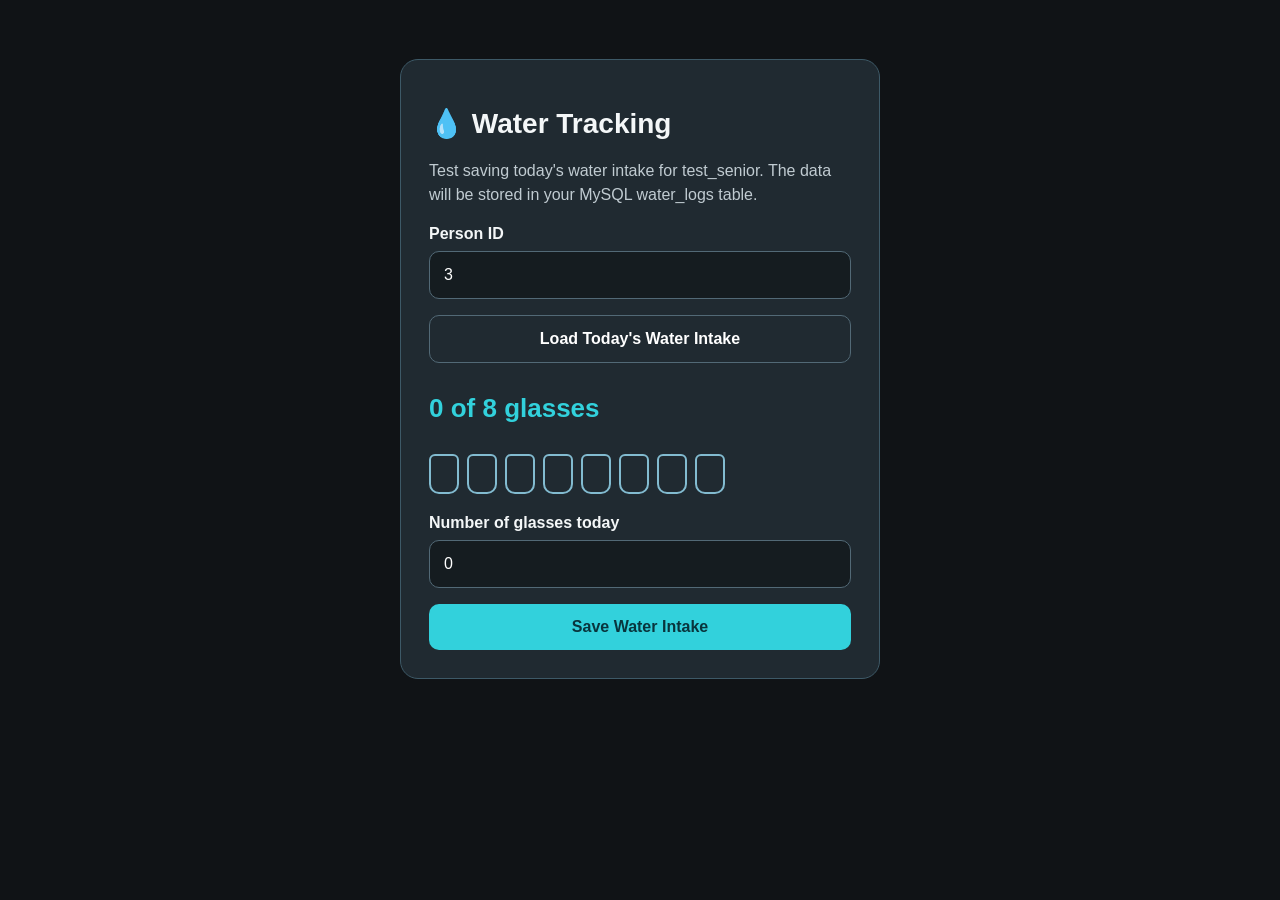
<file: senior_care_app/test_water.html>
<!DOCTYPE html>
<html lang="en">
<head>
  <meta charset="UTF-8">
  <meta name="viewport" content="width=device-width, initial-scale=1.0">

  <title>Water Tracking Test - Senior Care</title>

  <style>
    * {
      box-sizing: border-box;
    }

    body {
      margin: 0;
      padding: 24px 16px;
      min-height: 100vh;
      background: #101316;
      color: #f4f7f8;
      font-family: Arial, sans-serif;
    }

    .container {
      max-width: 480px;
      margin: 35px auto;
      padding: 28px;
      background: #202a31;
      border: 1px solid #3d5967;
      border-radius: 18px;
    }

    h1 {
      font-size: 28px;
    }

    p {
      color: #c0cbd1;
      line-height: 1.5;
    }

    label {
      display: block;
      margin: 18px 0 8px;
      font-weight: bold;
    }

    input,
    button {
      width: 100%;
      padding: 14px;
      border-radius: 10px;
      font-size: 16px;
    }

    input {
      background: #151c20;
      border: 1px solid #526976;
      color: white;
    }

    button {
      margin-top: 16px;
      background: #32d1dc;
      color: #09353d;
      border: none;
      font-weight: bold;
      cursor: pointer;
    }

    button:disabled {
      opacity: 0.6;
      cursor: wait;
    }

    .secondary {
      background: transparent;
      color: white;
      border: 1px solid #526976;
    }

    .water-count {
      font-size: 26px;
      font-weight: bold;
      color: #32d1dc;
    }

    .glasses {
      display: flex;
      gap: 8px;
      flex-wrap: wrap;
      margin: 20px 0;
    }

    .glass {
      width: 30px;
      height: 40px;
      border: 2px solid #82bbd0;
      border-radius: 6px 6px 10px 10px;
    }

    .glass.filled {
      background: #32d1dc;
      border-color: #32d1dc;
    }

    #result {
      display: none;
      margin-top: 18px;
      padding: 14px;
      border-radius: 10px;
      white-space: pre-wrap;
      overflow-wrap: anywhere;
      line-height: 1.5;
    }

    .success {
      display: block !important;
      background: #163b2d;
      color: #9af0bf;
    }

    .error {
      display: block !important;
      background: #482626;
      color: #ffb5b5;
    }
  </style>
</head>

<body>

  <main class="container">

    <h1>💧 Water Tracking</h1>

    <p>
      Test saving today's water intake for test_senior.
      The data will be stored in your MySQL water_logs table.
    </p>

    <label for="personId">Person ID</label>
    <input
      type="number"
      id="personId"
      value="3"
      min="1"
      required>

    <button type="button" id="loadButton" class="secondary">
      Load Today's Water Intake
    </button>

    <p class="water-count" id="waterCount">0 of 8 glasses</p>

    <div class="glasses" id="glassesDisplay"></div>

    <label for="glassesInput">Number of glasses today</label>
    <input
      type="number"
      id="glassesInput"
      value="0"
      min="0"
      max="8"
      step="1"
      required>

    <button type="button" id="saveButton">
      Save Water Intake
    </button>

    <div id="result" role="status" aria-live="polite"></div>

  </main>

  <script>
    const personInput = document.getElementById("personId");
    const glassesInput = document.getElementById("glassesInput");
    const waterCount = document.getElementById("waterCount");
    const glassesDisplay = document.getElementById("glassesDisplay");
    const result = document.getElementById("result");
    const loadButton = document.getElementById("loadButton");
    const saveButton = document.getElementById("saveButton");

    function showResult(message, success) {
      result.className = success ? "success" : "error";
      result.textContent = message;
    }

    function renderGlasses(count) {
      waterCount.textContent = count + " of 8 glasses";

      glassesDisplay.replaceChildren();

      for (let i = 0; i < 8; i++) {
        const glass = document.createElement("span");
        glass.className = "glass" + (i < count ? " filled" : "");
        glassesDisplay.appendChild(glass);
      }
    }

    async function apiRequest(url, options = {}) {
      const response = await fetch(url, {
        credentials: "same-origin",
        ...options,
        headers: {
          "Accept": "application/json",
          ...(options.headers || {})
        }
      });

      const text = await response.text();
      let data;

      try {
        data = JSON.parse(text);
      } catch {
        throw new Error(
          "Server returned a non-JSON response. HTTP " +
          response.status + ": " + text.slice(0, 300)
        );
      }

      if (!response.ok || !data.success) {
        throw new Error(
          data.message || "The request failed."
        );
      }

      return data;
    }

    async function loadWater() {
      const personId = Number(personInput.value);

      if (!Number.isInteger(personId) || personId < 1) {
        showResult("Enter a valid person ID.", false);
        return;
      }

      loadButton.disabled = true;

      try {
        const data = await apiRequest(
          "api/water.php?person_id=" +
          encodeURIComponent(personId)
        );

        glassesInput.value = data.glasses;
        renderGlasses(data.glasses);

        showResult(
          "Water intake loaded successfully.\n" +
          "Date: " + data.log_date + "\n" +
          "Glasses: " + data.glasses,
          true
        );

      } catch (error) {
        showResult("Load failed: " + error.message, false);

      } finally {
        loadButton.disabled = false;
      }
    }

    async function saveWater() {
      const personId = Number(personInput.value);
      const glasses = Number(glassesInput.value);

      if (!Number.isInteger(personId) || personId < 1) {
        showResult("Enter a valid person ID.", false);
        return;
      }

      if (
        !Number.isInteger(glasses) ||
        glasses < 0 ||
        glasses > 8
      ) {
        showResult(
          "Enter a whole number between 0 and 8.",
          false
        );
        return;
      }

      saveButton.disabled = true;

      try {
        const data = await apiRequest("api/water.php", {
          method: "POST",
          headers: {
            "Content-Type": "application/json"
          },
          body: JSON.stringify({
            person_id: personId,
            glasses: glasses
          })
        });

        renderGlasses(data.glasses);

        showResult(
          data.message + "\n" +
          "Date: " + data.log_date + "\n" +
          "Glasses saved: " + data.glasses + " of 8",
          true
        );

      } catch (error) {
        showResult("Save failed: " + error.message, false);

      } finally {
        saveButton.disabled = false;
      }
    }

    loadButton.addEventListener("click", loadWater);
    saveButton.addEventListener("click", saveWater);

    renderGlasses(0);
  </script>

</body>
</html>
</file>
<file: senior_care_app/style.css>
* {
  box-sizing: border-box;
}

:root {
  --bg: #101316;
  --panel: #202a31;
  --panel2: #142a38;
  --ink: #f4f7f8;
  --muted: #c0cbd1;
  --brand: #32d1dc;
  --brand-dark: #123b45;
  --line: #3d5967;
  --ok: #42d89b;
  --warn: #ffad63;
  --radius: 22px;
}

body {
  margin: 0;
  min-height: 100vh;
  color: var(--ink);
  background: radial-gradient(
    ellipse at 45% 45%,
    #172a37 0%,
    #111619 55%,
    #0b0d0f 100%
  );
  font-family: "Atkinson Hyperlegible", Arial, sans-serif;
  font-size: 18px;
}

button,
input,
select,
textarea {
  font: inherit;
}

button {
  cursor: pointer;
}

button:focus-visible,
input:focus-visible,
select:focus-visible {
  outline: 3px solid #8cecf1;
  outline-offset: 2px;
}

button:disabled {
  opacity: 0.5;
  cursor: not-allowed;
}

.hidden {
  display: none !important;
}

a {
  color: inherit;
}

/* Navigation */

.topbar {
  display: flex;
  align-items: center;
  justify-content: space-between;
  gap: 18px;
  padding: 18px max(24px, calc((100vw - 1260px) / 2));
  border-bottom: 1px solid #29353b;
  position: sticky;
  top: 0;
  z-index: 5;
  background: rgba(15, 18, 20, 0.92);
  backdrop-filter: blur(14px);
}

.brand {
  display: flex;
  align-items: center;
  gap: 12px;
  font-weight: 700;
  font-size: 24px;
  white-space: nowrap;
}

.logo {
  display: grid;
  place-items: center;
  width: 46px;
  height: 46px;
  border-radius: 14px;
  background: var(--brand);
  color: #12333a;
  font-size: 25px;
}

.nav {
  display: flex;
  align-items: center;
  justify-content: center;
  gap: 8px;
  flex-wrap: wrap;
}

.nav button,
.signout {
  border: 0;
  background: transparent;
  color: var(--ink);
  border-radius: 30px;
  padding: 13px 20px;
  font-weight: 700;
}

.nav button.active,
.primary {
  background: var(--brand);
  color: #09353d;
}

.nav button:hover,
.signout:hover,
.secondary:hover {
  background: #293942;
}

.user-nav {
  display: flex;
  align-items: center;
  gap: 14px;
  font-size: 15px;
  font-weight: 700;
  white-space: nowrap;
}

.signout,
.secondary {
  border: 1px solid #40535d;
  background: transparent;
  color: var(--ink);
  border-radius: 15px;
  padding: 12px 17px;
}

/* Common layout */

main {
  width: min(1260px, calc(100% - 40px));
  margin: 28px auto 60px;
}

h1 {
  font-size: clamp(30px, 4vw, 44px);
  margin: 0 0 4px;
  line-height: 1.12;
}

h2 {
  font-size: 28px;
  margin: 0 0 20px;
}

h3 {
  font-size: 22px;
  margin: 0 0 12px;
}

p {
  line-height: 1.55;
  color: var(--muted);
}

.subheading {
  color: var(--muted);
  margin: 8px 0 24px;
}

.card {
  background: linear-gradient(
    135deg,
    rgba(35, 54, 66, 0.97),
    rgba(15, 37, 51, 0.96)
  );
  border: 1px solid rgba(111, 151, 169, 0.22);
  border-radius: var(--radius);
  padding: 25px;
  box-shadow: 0 14px 40px rgba(0, 0, 0, 0.12);
}

.card.light {
  background: linear-gradient(135deg, #2a3034, #20282d);
}

.columns {
  display: grid;
  grid-template-columns: minmax(0, 1.4fr) minmax(310px, 1fr);
  gap: 22px;
  align-items: start;
}

.stack {
  display: grid;
  gap: 20px;
}

.primary {
  border: 0;
  border-radius: 15px;
  padding: 15px 20px;
  font-weight: 700;
  transition: transform 0.15s, filter 0.15s;
}

.primary:hover {
  filter: brightness(1.07);
  transform: translateY(-1px);
}

.wide {
  width: 100%;
}

/* Form fields */

.field {
  display: grid;
  gap: 8px;
  margin: 16px 0;
}

.field label {
  font-weight: 700;
}

input,
select {
  width: 100%;
  min-width: 0;
  border: 1px solid #526976;
  border-radius: 15px;
  padding: 17px 16px;
  background: rgba(12, 18, 21, 0.46);
  color: var(--ink);
}

input::placeholder {
  color: #aab6bb;
}

select option {
  background: #202a31;
}

/* Login and registration screen */

.auth-screen {
  width: min(1260px, calc(100% - 40px));
  margin: 0 auto;
  min-height: 100vh;
  display: grid;
  grid-template-columns: 1.15fr 0.9fr;
  align-items: center;
  gap: 50px;
  padding: 42px 0;
}

.auth-brand {
  display: flex;
  gap: 12px;
  align-items: center;
  font-size: 24px;
  font-weight: 700;
  margin-bottom: 48px;
}

.hero-title {
  font-size: clamp(44px, 6vw, 76px);
  line-height: 1.14;
  letter-spacing: -1.6px;
  margin: 0 0 26px;
  max-width: 650px;
}

.hero-copy {
  font-size: 22px;
  max-width: 650px;
  margin-bottom: 32px;
}

.preview-list {
  display: grid;
  gap: 13px;
  max-width: 610px;
}

.preview-item {
  display: flex;
  align-items: center;
  gap: 18px;
  background: linear-gradient(100deg, #20292f, #16354a);
  border: 1px solid #344955;
  padding: 17px 20px;
  border-radius: 18px;
  font-weight: 700;
}

.preview-time {
  min-width: 110px;
}

.auth-card {
  padding: 30px;
  background: linear-gradient(
    135deg,
    rgba(39, 53, 61, 0.96),
    rgba(20, 28, 32, 0.95)
  );
  border: 1px solid #384c56;
  border-radius: 24px;
  box-shadow: 0 20px 60px #0003;
}

.tabs {
  display: grid;
  grid-template-columns: 1fr 1fr;
  background: #202326;
  border-radius: 15px;
  padding: 5px;
  margin-bottom: 24px;
}

.tabs button {
  border: 0;
  border-radius: 12px;
  background: transparent;
  color: var(--ink);
  padding: 14px 8px;
  font-weight: 700;
}

.tabs button.active {
  background: #46545c;
}

.auth-card .field {
  margin: 18px 0;
}

.auth-card .primary {
  margin-top: 8px;
  padding: 18px;
}

.auth-note {
  font-size: 14px;
  text-align: center;
  margin-bottom: 0;
}

/* Page headings */

.page-head {
  margin-bottom: 24px;
}

/* Today's dashboard */

.today-grid {
  display: grid;
  grid-template-columns: minmax(0, 1.35fr) minmax(300px, 0.9fr);
  gap: 22px;
  align-items: start;
}

.up-next {
  background: linear-gradient(110deg, #25cbd8, #36d7dc);
  color: #09343b;
  display: flex;
  align-items: center;
  gap: 22px;
  padding: 28px 34px;
  min-height: 180px;
}

.up-next .big-icon {
  font-size: 54px;
}

.up-next .eyebrow {
  margin: 0 0 2px;
  color: #17606a;
}

.up-next .time {
  font-size: 48px;
  line-height: 1.1;
  font-weight: 700;
  margin: 0;
  color: #092f35;
}

.up-next .task-name {
  margin: 4px 0 0;
  color: #09343b;
  font-weight: 700;
  font-size: 23px;
}

/* Progress */

.progress-card {
  display: flex;
  gap: 24px;
  align-items: center;
  min-height: 180px;
}

.progress-ring {
  width: 126px;
  height: 126px;
  border-radius: 50%;
  display: grid;
  place-items: center;
  flex-shrink: 0;
  background: conic-gradient(
    var(--brand) var(--progress, 0%),
    #3c535f 0
  );
  position: relative;
}

.progress-ring::before {
  content: "";
  position: absolute;
  inset: 10px;
  border-radius: 50%;
  background: #222a2e;
}

.progress-ring strong {
  position: relative;
  font-size: 27px;
}

.progress-card p {
  margin: 4px 0 0;
}

/* Activities */

.activity-list {
  display: grid;
}

.activity-row {
  display: grid;
  grid-template-columns: 54px minmax(0, 1fr) auto;
  gap: 14px;
  align-items: center;
  padding: 17px 0;
  border-top: 1px solid #344b57;
}

.activity-icon {
  width: 52px;
  height: 52px;
  display: grid;
  place-items: center;
  border-radius: 15px;
  background: #344a56;
  font-size: 27px;
}

.activity-icon.medication {
  background: #493c38;
}

.activity-icon.water {
  background: #214d62;
}

.activity-icon.meal {
  background: #4b4841;
}

.activity-icon.exercise {
  background: #314b43;
}

.activity-icon.rest {
  background: #423d5d;
}

.activity-name {
  font-weight: 700;
  font-size: 20px;
}

.activity-time {
  color: var(--muted);
  margin-top: 3px;
}

.status {
  display: inline-block;
  border-radius: 20px;
  background: #344852;
  color: #cce7ed;
  padding: 3px 10px;
  font-size: 14px;
  font-weight: 700;
  margin-left: 8px;
}

.status.overdue {
  color: var(--warn);
}

.status.done {
  color: var(--ok);
}

.row-actions {
  display: flex;
  gap: 8px;
}

.done-btn {
  border: 0;
  border-radius: 13px;
  background: var(--ok);
  color: #073a2b;
  padding: 12px 15px;
  font-weight: 700;
}

.small-btn {
  border: 1px solid #405a67;
  color: var(--ink);
  background: transparent;
  border-radius: 13px;
  padding: 11px 14px;
  font-weight: 700;
}

/* Water tracking */

.water-count {
  font-size: 20px;
  color: #d5e7ee;
  margin: 0 0 18px;
}

.glasses {
  display: flex;
  flex-wrap: wrap;
  gap: 8px;
  margin: 18px 0;
}

.glass {
  width: 33px;
  height: 43px;
  border: 2px solid #82bbd0;
  border-radius: 7px 7px 12px 12px;
  background: transparent;
}

.glass.filled {
  background: #31c9dc;
  border-color: #31c9dc;
}

.water-actions {
  display: flex;
  gap: 10px;
}

.water-actions .primary {
  flex: 1;
}

/* Timetable */

.weekdays {
  display: flex;
  gap: 8px;
  flex-wrap: wrap;
  margin: 12px 0 20px;
}

.day-toggle {
  width: 49px;
  height: 49px;
  border: 0;
  border-radius: 50%;
  color: #103941;
  background: var(--brand);
  font-weight: 700;
}

.day-toggle:not(.selected) {
  background: #2a3a42;
  color: #aabac0;
  border: 1px solid #526874;
}

.timetable-row {
  grid-template-columns: 60px minmax(0, 1fr) auto;
}

.delete-btn {
  border: 1px solid #4a6472;
  border-radius: 14px;
  padding: 12px 16px;
  color: var(--ink);
  background: transparent;
  font-weight: 700;
}

.delete-btn:hover {
  border-color: #ff9b85;
  color: #ffb3a3;
}

.empty {
  padding: 25px 0;
  color: var(--muted);
}

/* Care circle */

.care-person {
  padding-bottom: 18px;
  border-bottom: 1px solid #344b57;
  margin-bottom: 18px;
}

.week-bars {
  display: grid;
  grid-template-columns: repeat(7, 1fr);
  gap: 10px;
  align-items: end;
  height: 80px;
  margin: 30px 0 14px;
}

.week-day {
  display: flex;
  height: 100%;
  flex-direction: column;
  justify-content: end;
  align-items: center;
  gap: 7px;
  color: var(--muted);
  font-size: 14px;
}

.week-bar {
  height: 8px;
  min-height: 5px;
  width: 100%;
  max-width: 65px;
  background: var(--brand);
  border-radius: 10px;
}

.pill {
  display: inline-block;
  border-radius: 20px;
  padding: 5px 12px;
  color: var(--warn);
  background: #41423f;
  font-weight: 700;
}

/* About page */

.about-grid {
  display: grid;
  grid-template-columns: 1.3fr 0.8fr;
  gap: 22px;
}

.steps {
  list-style: none;
  padding: 0;
  margin: 0;
  display: grid;
  gap: 16px;
}

.steps li {
  display: flex;
  align-items: center;
  gap: 15px;
  font-weight: 700;
}

.step-number {
  display: grid;
  place-items: center;
  width: 46px;
  height: 46px;
  border-radius: 50%;
  background: var(--brand);
  color: #07373e;
  flex-shrink: 0;
}

/* Toast messages */

.toast {
  position: fixed;
  right: 22px;
  bottom: 22px;
  z-index: 20;
  background: #e7ffff;
  color: #12363a;
  border-radius: 13px;
  padding: 14px 20px;
  box-shadow: 0 10px 35px #0006;
  transform: translateY(130px);
  opacity: 0;
  transition: 0.25s;
  max-width: min(440px, calc(100% - 44px));
}

.toast.show {
  transform: translateY(0);
  opacity: 1;
}

.alert {
  position: fixed;
  z-index: 30;
  inset: 0;
  display: grid;
  place-items: center;
  background: #0009;
  padding: 20px;
}
/* Important: hidden overlays must not block page clicks */
.alert[hidden] {
  display: none !important;
}

.alert-box {
  background: #202a31;
  border: 1px solid #526976;
  border-radius: 20px;
  padding: 26px;
  width: min(440px, 100%);
}

/* Responsive tablet layout */

@media (max-width: 900px) {
  .topbar {
    position: static;
    flex-wrap: wrap;
    padding: 16px 20px;
  }

  .nav {
    order: 3;
    width: 100%;
  }

  .user-nav {
    margin-left: auto;
  }

  .auth-screen {
    grid-template-columns: 1fr;
    gap: 24px;
    padding: 28px 0;
  }

  .auth-brand {
    margin-bottom: 25px;
  }

  .hero-title {
    font-size: 52px;
  }

  .today-grid,
  .columns,
  .about-grid {
    grid-template-columns: 1fr;
  }
}

/* Responsive mobile layout */

@media (max-width: 560px) {
  body {
    font-size: 16px;
  }

  main {
    width: calc(100% - 24px);
    margin-top: 22px;
  }

  .topbar {
    padding: 12px;
    gap: 12px;
  }

  .brand {
    font-size: 20px;
  }

  .logo {
    width: 40px;
    height: 40px;
  }

  .user-nav {
    font-size: 12px;
    gap: 5px;
  }

  .nav {
    gap: 2px;
  }

  .nav button {
    padding: 10px 12px;
    font-size: 14px;
  }

  .card {
    padding: 18px;
  }

  .hero-title {
    font-size: 43px;
  }

  .hero-copy {
    font-size: 18px;
  }

  .auth-screen {
    width: calc(100% - 28px);
  }

  .preview-time {
    min-width: 90px;
  }

  .activity-row {
    grid-template-columns: 44px minmax(0, 1fr);
    gap: 10px;
  }

  .activity-icon {
    width: 43px;
    height: 43px;
    font-size: 23px;
  }

  .row-actions {
    grid-column: 2;
  }

  .progress-card {
    gap: 14px;
  }

  .progress-ring {
    width: 100px;
    height: 100px;
  }

  .up-next {
    padding: 22px;
  }

  .up-next .time {
    font-size: 37px;
  }

  .timetable-row {
    grid-template-columns: 45px minmax(0, 1fr);
  }

  .timetable-row .delete-btn {
    grid-column: 2;
    justify-self: start;
  }
}
/* Active person selector */
.person-picker {
  display: flex;
  align-items: center;
  gap: 8px;
}

.person-picker label {
  color: var(--muted);
  font-size: 14px;
  font-weight: 700;
  white-space: nowrap;
}

.person-picker select {
  width: auto;
  max-width: 180px;
  padding: 10px 12px;
  border-radius: 12px;
  background: #202a31;
  color: var(--ink);
  border: 1px solid #526976;
}

@media (max-width: 900px) {
  .person-picker {
    order: 4;
    width: 100%;
  }

  .person-picker select {
    flex: 1;
    max-width: none;
  }
}
</file>
